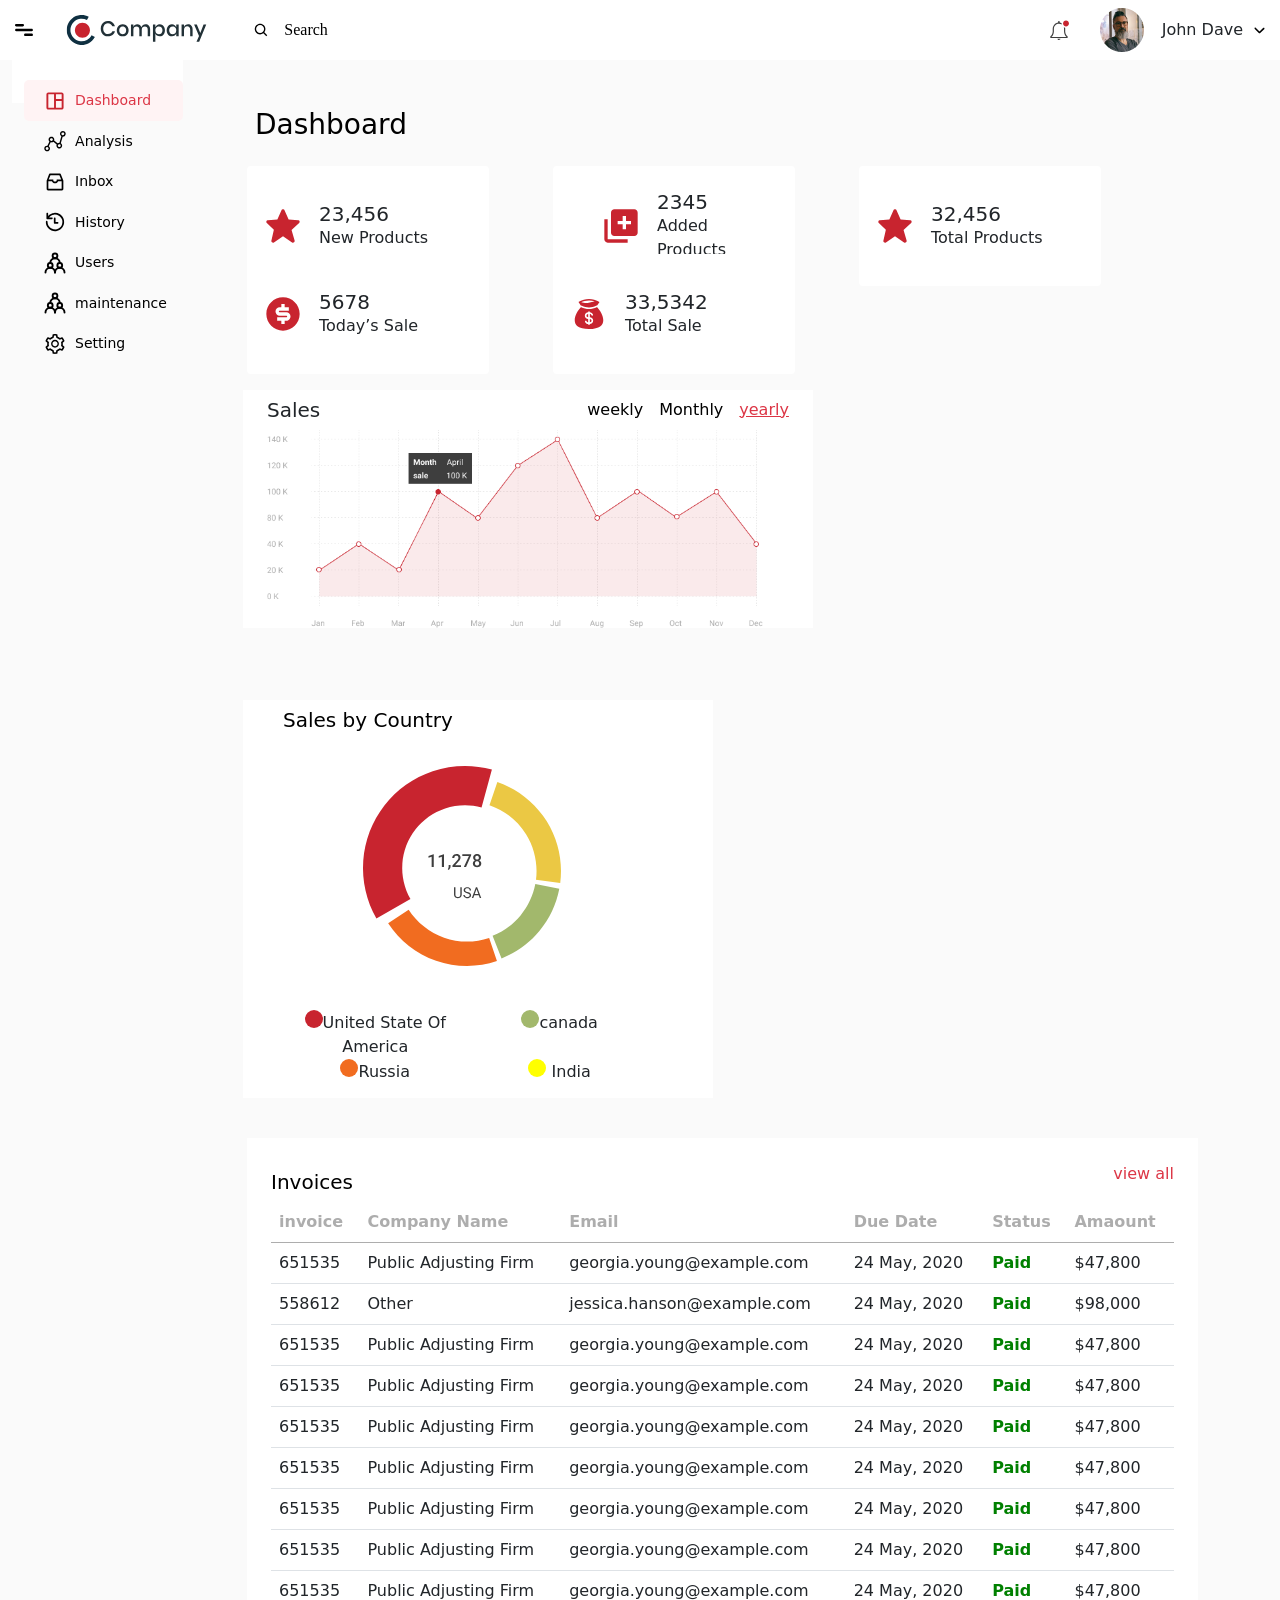
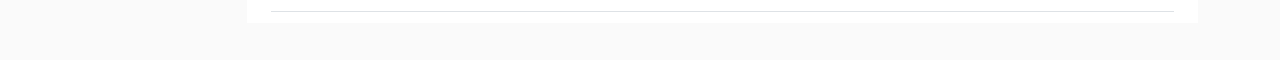
<file: Dashboard.html>
<!DOCTYPE html>
<html lang="en">
<head>
    <meta charset="UTF-8">
    <meta name="viewport" content="width=device-width, initial-scale=1.0">
    <title>Dashboard</title>

    <link rel="stylesheet" href="css/bootstrap.min.css">
    <link rel="stylesheet" href="css/Dashboard.css">
</head>
<body>

     <!-- navbar -->

     <nav class="navbar navbar-expand-lg navbar-light ">
        <div class="container-fluid">
    
            <div class="rightside sided-flex align-items-center">
                <img class="menu-icon" src="images/menu-bar.svg" alt="">
                <img class="logo" src="images/logo.svg" alt="">
                <img class="s-logo" src="images/search-icon.svg" alt="">
                <span class="search">Search</span>
            </div>
    
            <div class="leftside d-flex align-items-center">
                <button class="navbar-toggler border-0" type="button" data-bs-toggle="collapse" data-bs-target="#navbarTogglerDemo01" aria-controls="navbarTogglerDemo01" aria-expanded="false" aria-label="Toggle navigation">
                    <img src="images/profile.png" alt="">
                  </button>
                  <div class="collapse navbar-collapse" id="navbarTogglerDemo01">
                    <img class="notification-icon" src="images/notification-icon.svg" alt="">
                    <img class="profile" src="images/profile.png" alt="">
                    <span class="ms-2">John Dave</span>
                    <img class="ms-2 arrow" src="images/downward-arrow.svg" alt="">
                  </div>
                 </div>
            </div>
    </nav>
<!-- sidebar -->
<div class="d-flex main container-fluid">
    
    <!-- sidebar -->
    <div class="sidebar flex-shrink-0 container-fluid ">
        <ul class="nav nav-pills flex-column d-flex">
            <li class="nav-items1 ">
                <a class="sidebar-eliment2 nav-link gap-4 align-items-center  " href="Dashboard.html">
                    <img src="images/dashboard-active.svg" alt="" width="30" height="24">
                     <small class="text-danger">Dashboard</small>
                </a> 
            </li>
            <li class="nav-items">
                <a class="sidebar-eliment1 nav-link gap-4 align-items-center " href="innerpage.html">
                    <img class="icon" src="images/graph-default.svg" alt="" width="30" height="24"> <small class="text-dictionary">Analysis</small>
                </a>
                
            </li>
            <li class="nav-items">
                <a class="sidebar-eliment1 nav-link gap-4 align-items-center " href="#">
                    <img class="icon" src="images/inbox-default.svg" alt="" width="30" height="24"> <small class="text-dictionary">Inbox</small>
                </a>
                
                
            </li>
            <li class="nav-items">
                <a class="sidebar-eliment1 nav-link gap-4 align-items-center " href="#">
                    <img class="icon" src="images/clock-default.svg" alt="" width="30" height="24"> <small class="text-dictionary">History</small>
                </a>
               
                
            </li>
            <li class="nav-items">
                <a class="sidebar-eliment1 nav-link gap-4 align-items-center " href="#">
                    <img class="icon" src="images/user-default.svg" alt="" width="30" height="24"> <small class="text-dictionary">Users</small>
                </a>
              
            </li>
            <li class="nav-items">
                <a class="sidebar-eliment1 nav-link gap-4 align-items-center " href="#">
                    <img class="icon" src="images/user-default.svg" alt="" width="30" height="24"> <small class="text-dictionary">maintenance</small>
                </a>
               
                
            </li>
            <li class="nav-items">
                <a class="sidebar-eliment1 nav-link gap-4 align-items-center " href="#">
                    <img class="icon" src="images/setting-default.svg" alt="" width="30" height="24"> <small class="text-dictionary">Setting</small>
                
                </a>
                
            </li>
        </ul>
    </div>

        <!-- main content -->

        <!-- heading -->
        <div class="main row container-fluid ps-4">
            <div class="heading mt-5 px-5">
                <h3>Dashboard</h3>
            </div>
                        
                  <div class="container-fluid px-4">
                    <div class="row gap-2">
                        
                        <div class="col-6 col-sm-4 col-md-3 col-lg-2-4 box">
                            <div class="card d-flex flex-row align-items-center p-3 border-0 m-3">
                                    <img src="images/star.svg" class="me-3" alt="">
                                    <div>
                                        <h5 class="mb-0">23,456</h5>
                                        <p class="mb-0">New Products</p>
                                    </div>
                                </div>
                            </div>
            
                            <div class="col-6 col-sm-4 col-md-3 col-lg-2-4 box ">
                                <div class="card d-flex flex-row align-items-center p-3 border-0 m-3 px-5">
                                    <img src="images/new-product.svg" class="me-3" alt="">
                                    <div>
                                        <h5 class="mb-0">2345</h5>
                                        <p class="mb-0">Added Products</p>
                                    </div>
                                </div>
                            </div>
            
                            <div class="col-6 col-sm-4 col-md-3 col-lg-2-4 box ">
                                <div class="card d-flex flex-row align-items-center p-3 border-0 m-3">
                                    <img src="images/star.svg" class="me-3" alt="">
                                    <div>
                                        <h5 class="mb-0">32,456</h5>
                                        <p class="mb-0">Total Products</p>
                                    </div>
                                </div>
                            </div>
            
                            <div class="col-6 col-sm-4 col-md-3 col-lg-2-4 box ">
                                <div class="card d-flex flex-row align-items-center p-3 border-0 m-3">
                                    <img src="images/dollar-filled.svg" class="me-3" alt="">
                                    <div>
                                        <h5 class="mb-0">5678</h5>
                                        <p class="mb-0">Today’s Sale</p>
                                    </div>
                                </div>
                            </div>
            
                            <div class="col-6 col-sm-4 col-md-3 col-lg-2-4 box ">
                                <div class="card d-flex flex-row align-items-center p-3 border-0 m-3">
                                    <img src="images/money-bag.svg" class="me-3" alt="">
                                    <div>
                                        <h5 class="mb-0">33,5342</h5>
                                        <p class="mb-0">Total Sale</p>
                                    </div>
                                </div>
                            </div>
            
                        </div>
                  </div>        
                

                <div class="middle container-fluid">
                    <div class="row gap-5 m-4 mt-5">
                        <div class="col-md-7 mt-4 bg-white px-4" >
                            <div class="graph-content justify-content-between justify-content-end d-flex mt-2">
                                
                                <div class="sale">
                                    <h5>Sales</h5>
                                </div>
                                <div class="mty d-flex justify-content-between gap-3">
                                    <div class="text-dictionary">weekly</div>
                                    <div class="text-dictionary">Monthly</div>
                                    <div class="text-decoration-underline text-danger">yearly</div>
                                
                                </div>
                            
                                </div>
                                <div class="pie-chart">
                                <img src="images/data-graph.png" class="data-graph" alt="">
                                </div>
                       
                            
                        </div>
                        <div class="col-md-4 pi bg-white mt-4 px-4">
                            <div class="text-dictionary d-flex m-2 px-2"><h5>Sales by Country</h5>
                            </div>
                            <div class="graph2 text-center">
                                <img src="images/pie-chart.svg" class="pie" alt="">
                                <div class="row m-2 p-2 text-center">
                                    <div class="col-sm-6" ><span class="circle red"></span><h7>United State Of America</h7> </div>
                                    <div class="col-sm-6" ><span class="circle green"></span><h7>canada</h7> </div>
                                    <div class="col-sm-6"><span class="circle orange" ></span><h7>Russia</h7></div>
                                    <div class="col-sm-6"><span class="circle yellow" ></span><h7> India</h7></div>
                                </div>
                            </div>
                            
                        </div>
                    </div>
                </div>

                <!-- table -->
                 <div class="container-fluid px-4">
                    <div class="tables m-3 p-3 bg-white px-4">
                        <div class="graph-content justify-content-between justify-content-end d-flex mt-2">
                            <div class="text-dictionary mt-2"><h5>Invoices</h5></div>
                          <div class="mty d-flex justify-content-between gap-3 ">
                            <div class=" text-danger">view all</div>
                        
                         </div>
                        </div>
                        
                    
                        <table class="table">
                            <thead>
                              <tr>
                                <th scope="col">invoice</th>
                                <th scope="col">Company Name</th>
                                <th scope="col">Email</th>
                                <th scope="col">Due Date</th>
                                <th scope="col">Status</th>
                                <th scope="col">Amaount</th>
                            </tr>
                            </thead>
                            <tbody>
                              <tr>
                               
                                <td>651535</td>
                                <td>Public Adjusting Firm</td>
                                <td>georgia.young@example.com</td>
                                <td>24 May, 2020</td>
                                <td class="status paid">Paid</td>
                                <td>$47,800</td>
                              </tr>
                              <tr>
                                <td>558612</td>
                                <td>Other</td>
                                <td>jessica.hanson@example.com</td>
                                <td>24 May, 2020</td>
                                <td class="status paid">Paid</td>
                                <td>$98,000</td>
                              </tr>
                              <tr>
                                <td>651535</td>
                                <td>Public Adjusting Firm</td>
                                <td>georgia.young@example.com</td>
                                <td>24 May, 2020</td>
                                <td class="status paid">Paid</td>
                                <td>$47,800</td>
                              </tr>
                              <tr>
                                <td>651535</td>
                                <td>Public Adjusting Firm</td>
                                <td>georgia.young@example.com</td>
                                <td>24 May, 2020</td>
                                <td class="status paid">Paid</td>
                                <td>$47,800</td>
                              </tr>
                              <tr>
                                <td>651535</td>
                                <td>Public Adjusting Firm</td>
                                <td>georgia.young@example.com</td>
                                <td>24 May, 2020</td>
                                <td class="status paid">Paid</td>
                                <td>$47,800</td>
                              </tr>
                              <tr>
                                <td>651535</td>
                                <td>Public Adjusting Firm</td>
                                <td>georgia.young@example.com</td>
                                <td>24 May, 2020</td>
                                <td class="status paid">Paid</td>
                                <td>$47,800</td>
                              </tr>
                              <tr>
                                <td>651535</td>
                                <td>Public Adjusting Firm</td>
                                <td>georgia.young@example.com</td>
                                <td>24 May, 2020</td>
                                <td class="status paid">Paid</td>
                                <td>$47,800</td>
                              </tr>
                              <tr>
                                <td>651535</td>
                                <td>Public Adjusting Firm</td>
                                <td>georgia.young@example.com</td>
                                <td>24 May, 2020</td>
                                <td class="status paid">Paid</td>
                                <td>$47,800</td>
                              </tr>
                              <tr>
                                <td>651535</td>
                                <td>Public Adjusting Firm</td>
                                <td>georgia.young@example.com</td>
                                <td>24 May, 2020</td>
                                <td class="status paid">Paid</td>
                                <td>$47,800</td>
                              </tr>
                            </tbody>
                          </table>
                    </div>
                 </div>   
                
                </div>   
            </div>
        </div>
    </div>


</div>

</body>
</html>
</file>
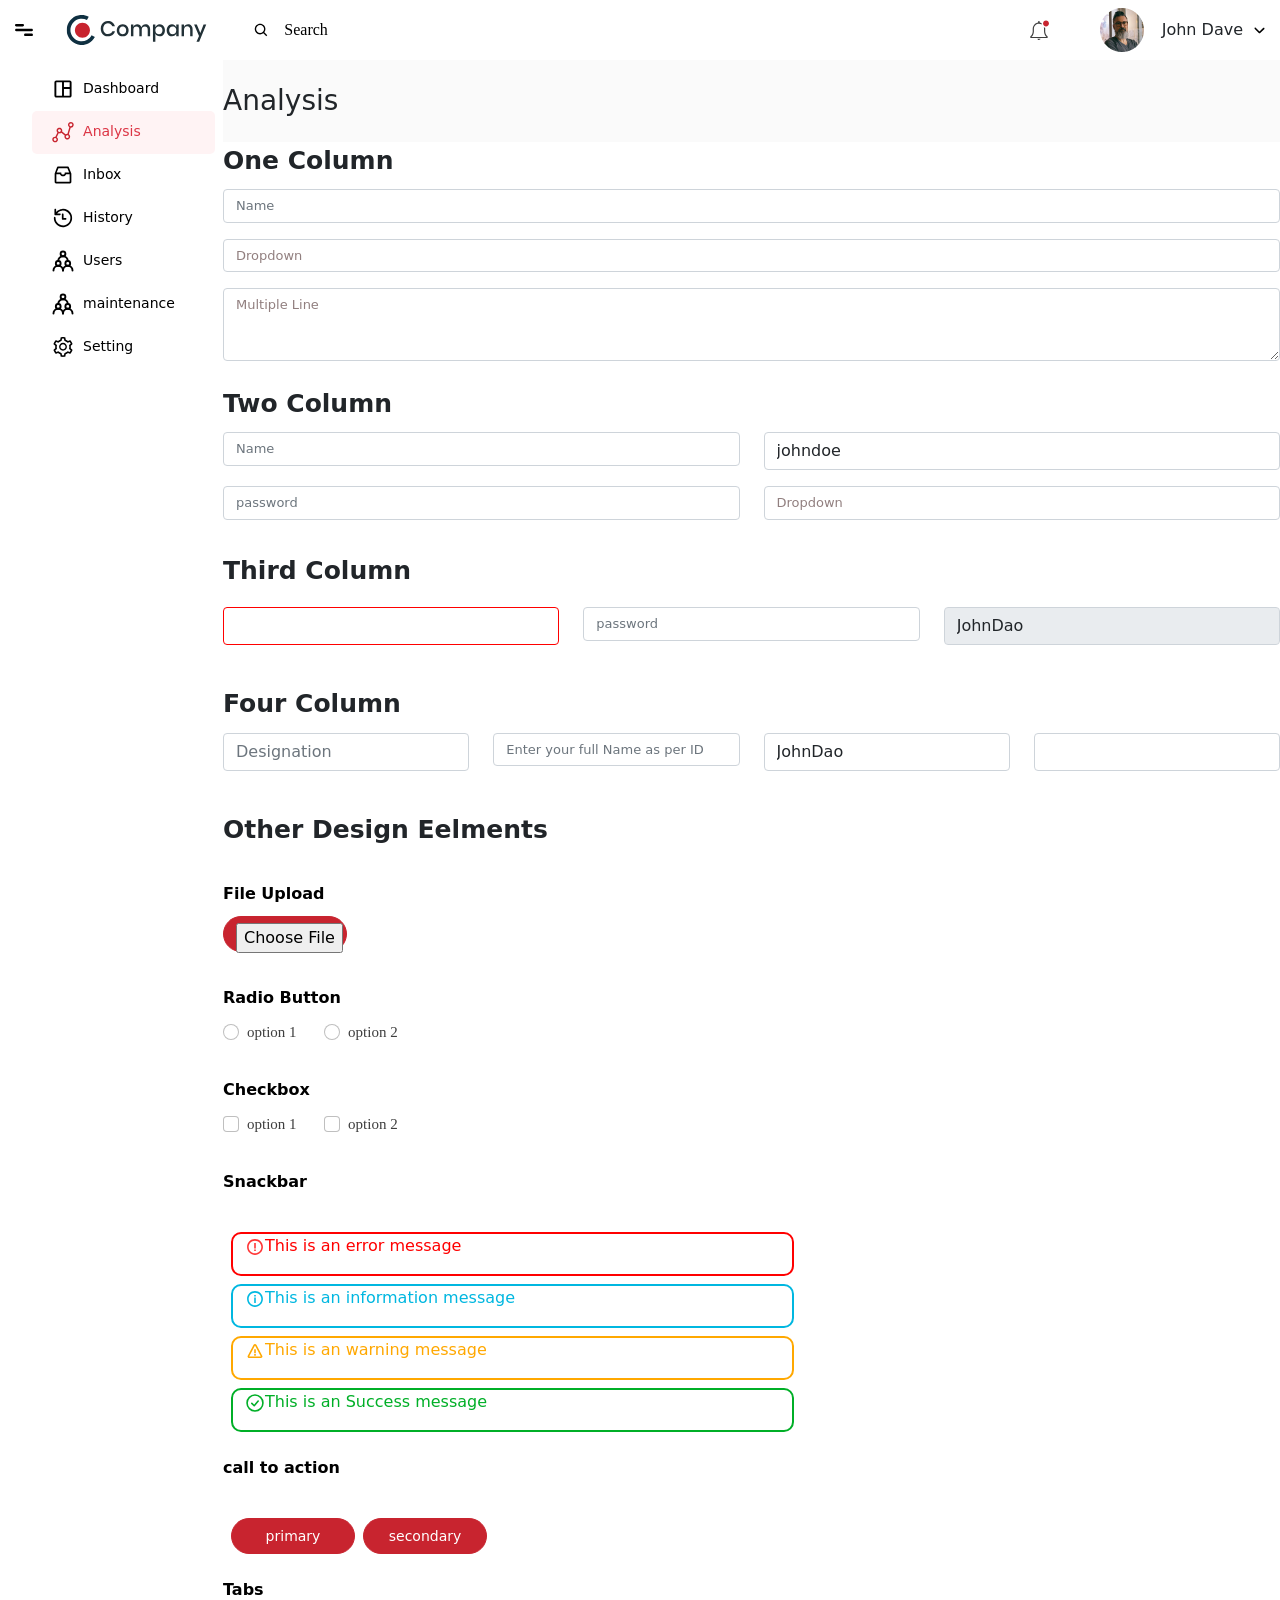
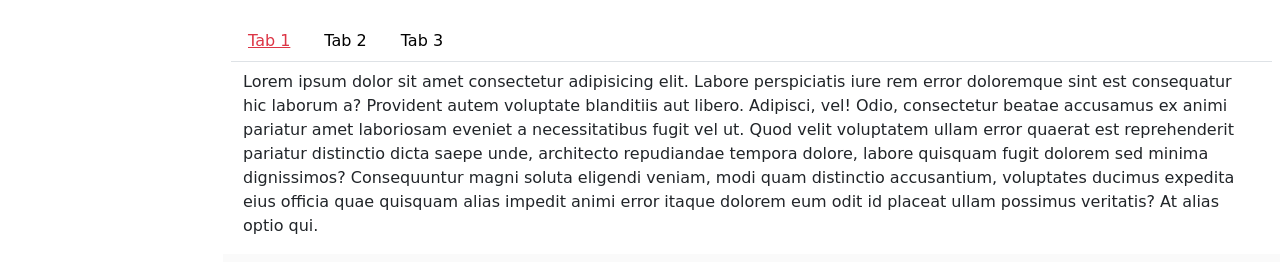
<file: innerpage.html>
<!DOCTYPE html>
<html lang="en">
<head>
    <meta charset="UTF-8">
    <meta name="viewport" content="width=device-width, initial-scale=1.0">
    <title>InnerPage</title>
    
    <link rel="stylesheet" href="css/bootstrap.min.css">
    <link rel="stylesheet" href="css/innerpage.css">
  
</head>
<body>
    <!-- navbar -->

<nav class="navbar navbar-expand-lg navbar-light ">
    <div class="container-fluid">

        <div class="rightside sided-flex align-items-center">
            <img class="menu-icon" src="images/menu-bar.svg" alt="">
            <img class="logo" src="images/logo.svg" alt="">
            <img class="s-logo" src="images/search-icon.svg" alt="">
            <span class="search">Search</span>
        </div>

        <div class="leftside d-flex align-items-center">
            <button class="navbar-toggler" type="button" data-bs-toggle="collapse" data-bs-target="#navbarTogglerDemo01" aria-controls="navbarTogglerDemo01" aria-expanded="false" aria-label="Toggle navigation">
                <img src="images/profile.png" alt="">
              </button>
              <div class="collapse navbar-collapse" id="navbarTogglerDemo01">
                <img class="notification-icon" src="images/notification-icon.svg" alt="">
                <img class="profile" src="images/profile.png" alt="">
                <span class="ms-2">John Dave</span>
                <img class="ms-2 arrow" src="images/downward-arrow.svg" alt="">
              </div>
             </div>
        </div>
</nav>


<div class="d-flex main ps-4">
    
        <!-- sidebar -->
        <div class="sidebar flex-shrink-0 m-2 ">
            <ul class="nav nav-pills flex-column d-flex">
                <li class="nav-items ">
                    <a class="sidebar-eliment2 nav-link gap-4 align-items-center  " href="Dashboard.html">
                        <img src="images/dashboard-default.svg" alt="" width="30" height="24">
                         <small class="text-dictionary">Dashboard</small>
                    </a> 
                </li>
                <li class="nav-items1">
                    <a class="sidebar-eliment1 nav-link gap-4 align-items-center " href="#">
                        <img class="icon" src="images/graph-active.svg" alt="" width="30" height="24"> <small class="text-danger">Analysis</small>
                    </a>
                    
                </li>
                <li class="nav-items">
                    <a class="sidebar-eliment1 nav-link gap-4 align-items-center " href="#">
                        <img class="icon" src="images/inbox-default.svg" alt="" width="30" height="24"> <small class="text-dictionary">Inbox</small>
                    </a>
                    
                    
                </li>
                <li class="nav-items">
                    <a class="sidebar-eliment1 nav-link gap-4 align-items-center " href="#">
                        <img class="icon" src="images/clock-default.svg" alt="" width="30" height="24"> <small class="text-dictionary">History</small>
                    </a>
                   
                    
                </li>
                <li class="nav-items">
                    <a class="sidebar-eliment1 nav-link gap-4 align-items-center " href="#">
                        <img class="icon" src="images/user-default.svg" alt="" width="30" height="24"> <small class="text-dictionary">Users</small>
                    </a>
                  
                </li>
                <li class="nav-items">
                    <a class="sidebar-eliment1 nav-link gap-4 align-items-center " href="#">
                        <img class="icon" src="images/user-default.svg" alt="" width="30" height="24"> <small class="text-dictionary">maintenance</small>
                    </a>
                   
                    
                </li>
                <li class="nav-items">
                    <a class="sidebar-eliment1 nav-link gap-4 align-items-center " href="#">
                        <img class="icon" src="images/setting-default.svg" alt="" width="30" height="24"> <small class="text-dictionary">Setting</small>
                    
                    </a>
                    
                </li>
            </ul>
        </div>

        <div class="col1">
            <div class="heading mt-4">
                <h3>Analysis</h3>
            </div>
            
            <!-- One Column -->

            <div class="form mt-4 bg-white">
                <form>
                    <div class="form-group">
                      <label for="Name ">One Column</label>
                      <input type="email" class="form-control" id="Name" placeholder="Name">
                    </div>
                    <div class="form-group mt-3">
                        <select id="Dropdown" class="form-control">
                          <option selected>Dropdown
                          </option>
                          <option>...</option>
                        </select>
                    </div>

            <!-- Two Column -->
                    <div class="form-group mt-3">
                      <textarea class="form-control" id="MultipleLine" rows="3">Multiple Line</textarea>
                    </div>

                    <div class="form-group mt-4">
                        <label for="Two-Column">Two Column</label>
                    </div>
                    <div class="form row">
                        <div class="col-md-6 mb-3 ">
                            <input type="text" class="form-control" id="Name" placeholder="Name" >
                        </div>
                        <div class="col-md-6 mb-3 ">
                            <input type="text" class="form-control" id="username" placeholder="username" Value="johndoe" >
                        </div>
                    </div>

                    <div class="form row">
                        <div class="col-md-6 mb-3 ">
                            <input type="password" class="form-control" id="password" placeholder="password">
                        </div>
                        <div class="col-md-6 mb-3 ">
                            <select id="Dropdown" class="form-control">
                                <option  selected>Dropdown</option>
                                <option >...</option>
                            </select>
                        </div>
                    </div>

                    <!-- Third Column -->

                    <div class="form row">
                        <div class="form-group mb-2 mt-3">
                            <label for="Third-column ">Third Column</label>
                        </div>
                        <div class="col-sm-4 mb-3">
                            <input type="text" class="form-control" id="focus">
                        </div>
                        <div class="col-sm-4 mb-3 ">
                            <input type="password" class="form-control" id="password" placeholder="password">
                        </div>
                        <div class="col-sm-4 mb-3">
                            <input type="text" class="form-control" id="disable" Value="JohnDao " disabled>
                        </div>
                    </div>

                    <!-- Four Column -->

                    <div class="form-group mt-4">
                        <label for="Two-Column">Four Column</label>
                    </div>
                    
                    <div class="form row">
                        <div class="col-sm-3 mb-3">
                            <input type="text" class="form-control" id="Designation " placeholder="Designation">
                        </div>
                        <div class="col-sm-3 mb-3"><input type="text" class="form-control" id="Name" placeholder="Enter your full Name as per ID "></div>
                            
                        <div class="col-sm-3 mb-3"> <input type="text" class="form-control" id="Username" placeholder="Username" Value="JohnDao"></div>
                        <div class="col-sm-3 mb-3">
                            <select class="form-control" >
                                <option></option>
                            </select>
                        </div>
                    </div>

                    <div class="form-group mt-4">
                        <label for="other" class="other" id="other">Other Design Eelments</label>
                       
                    </div>
                    <!-- <div class="form">
                        <label for="file">Files Upload</label>
                         <div class="form row">
                            <button class="filebtn">
                                <label for="fbtn" class="btn ">
                                    <input type="file" class="upload" id="file" >
                                </label>
                               
                            </button>
                            
                        </div>
                        
                     </div> -->
                     <div class="form-group mt-4">
                        <label for="files" class="files" id="files">File Upload</label>
                        <div class="form ">
                            <label for="fbtn" class="btn btn-primary">
                                <input type="file" class="upload" id="file">
                            </label>
                         </div>
                    </div>

                    <div class="form-group mt-4  ">
                        <label for="radiobutton" class="radio" id="radio">Radio Button</label>
                        <div class="form ">
                            <div class="form-check form-check-inline">
                                <input class="form-check-input" type="radio" name="inlineRadioOptions" id="" value="option1">
                                <label class="form-check-label" for="inlineRadio1">option 1</label>
                               </div>
                              <div class="form-check form-check-inline">
                                <input class="form-check-input" type="radio" name="inlineRadioOptions" id="inlineRadio2" value="option2">
                                <label class="form-check-label" for="inlineRadio2">option 2</label>
                              </div>
                        </div>
                       
                    </div>

                    <div class="form-group mt-4  ">
                        <label for="Checkbox" class="check" id="check">Checkbox</label>
                        <div class="form ">
                            <div class="form-check form-check-inline">
                                <input class="form-check-input" type="checkbox" id="inlineCheckbox1" value="option1">
                                <label class="form-check-label" for="inlineCheckbox1">option 1</label>
                            </div>
                              <div class="form-check form-check-inline">
                                <input class="form-check-input" type="checkbox" id="inlineCheckbox2" value="option2">
                                <label class="form-check-label" for="inlineCheckbox2">option 2</label>
                              </div>
                        </div>
                       
                    </div>

                    <div class="form-group mt-4">
                        <label for="snackbar" class="snack" id="snack">Snackbar</label>

                    </div>
                        <div class="form row gap-2 m-2 ">
                            <div class="col-sm-6 snack1 snack">
                
                               <img class="eimage" src="images/error-icon.svg" ><span id="error">This is an error message</span>
                            </div>
                            <div class="col-sm-6 snack2 gap-2 snack">
                                <img class="eimage" src="images/info-icon.svg" ><span id="information">This is an information message</span>
                                
                            </div>
                        </div>

                        <div class="form row gap-2 m-2">
                            <div class="col-sm-6 snack3 snack">
                                <img class="eimage" src="images/warning-icon.svg" ><span id="warning">This is an warning message</span>
                                
                            </div>
                            <div class="col-sm-6 snack4 gap-2 snack">
                                <img class="eimage" src="images/success-icon.svg" ><span id="success">This is an Success message</span>
                               
                            </div>
                        </div>

                        <div class="form-group mt-4">
                            <label for="snackbar" class="snack" id="snack">call to action</label>
                            
                        </div>
                        <div class="form row m-2 gap-2">
                            <button type="button" class="btn btn-primary btn-sm">primary</button>
                            <button type="button" class="btn btn-secondary btn-sm">secondary</button>

                        </div>

                        <div class="form-group mt-4">
                            <label for="Tabs" class="Tabs" id="Tabs">Tabs</label>
                            
                        </div>

                        <div class="form row m-2" >
                            <ul class="nav nav-tabs">
                                <li class="nav-item">
                                  <a class="nav-link" aria-current="page" href="#"><span class="text-decoration-underline text-danger">Tab 1</span></a>
                                </li>
                                <li class="nav-item">
                                  <a class="nav-link" href="#"><span class="text-dictionary"> Tab 2 </span></a>
                                </li>
                                <li class="nav-item">
                                  <a class="nav-link" href="#"> <span class="text-dictionary">Tab 3</span> </a>
                                </li>
                               
                              </ul>
                        </div>

                        <div class="form row m-2">
                            <p>Lorem ipsum dolor sit amet consectetur adipisicing elit. Labore perspiciatis iure rem error doloremque sint est consequatur hic laborum a? Provident autem voluptate blanditiis aut libero. Adipisci, vel! Odio, consectetur beatae accusamus ex animi pariatur amet laboriosam eveniet a necessitatibus fugit vel ut. Quod velit voluptatem ullam error quaerat est reprehenderit pariatur distinctio dicta saepe unde, architecto repudiandae tempora dolore, labore quisquam fugit dolorem sed minima dignissimos? Consequuntur magni soluta eligendi veniam, modi quam distinctio accusantium, voluptates ducimus expedita eius officia quae quisquam alias impedit animi error itaque dolorem eum odit id placeat ullam possimus veritatis? At alias optio qui.</p>
                        </div>
                    
                 </form>
            </div>

        </div>
    
    
</div>

</body>
</html>
</file>
<file: css/Dashboard.css>
.menu-icon {
    margin-right: 10px;
}

.navbar {
    background-color: #FFFFFF;
}
.logo {
    width: 142px;
    height: 30px;
    margin-left: 15px;
}

.s-logo {
    width: 16px;
    height: 16px;
    margin-left: 40px;
}

.search {
    margin-left: 10px;
    font: normal 16px Roboto;
    color: #000;
}

.notification-icon {
    width: 22px;
    height: 21px;
    margin-right: 30px;
}

.profile {
    width: 44px;
    height: 44px;
    margin-right: 10px;
}

.sidebar {
    background-color: #FFFFFF;
    
    padding-top: 20px;
    width: 183px;
    height: 43px;
}

.nav-items1{
    background-color:  #FFF3F4;
    border-radius: 5px;
    opacity: 1;
    
}

.text-dictionary{
    color: #000;
}
.heading 
{
    /* width: 146px; */
    /* height: 30px; */
   
    /* text-align: left; */
    font: normal normal medium 30px/39px Roboto;
    letter-spacing: 0px;
    color: #000000;
    opacity: 1;
}

.graph2 {
    height: 90%;
    width: 95%;
}
.main
{
    background: #FAFAFA 0% 0% no-repeat ;
    width: 100%;
}

.box
{
    width: 298px;
    height: 80px;
}

.card
{

    min-height: 120px;
}


.firstcol
{
    background-color: #FFFFFF;
    width: 802px;
    height: 400px;
}
.secondcol{
    width: 385px;
    height: 398px;
}

.tables
{
    width: 1440px;
    height: 558px;
}

.pi
{
    min-width: 470px;
    height: 398px;
}

.circle{
    height: 18px;
    width: 18px;
    display: inline-block;
    border-radius: 50%;

}
.red{
    background-color:  #C8242F;
}
.green
{
    background-color: #A2B86C;
}

.orange{
    background-color: #F16C20;
}
.yellow
{
    background-color: yellow;
}
h7{
    text-align: left;

}
th
{
    color:#ADADAD
}

.status{
    color: green;
    font-weight: 600;
    border-radius: 5px;
    padding: 5px;
}
.paid{
    background-color: #3CDD5F;
}
.failed{
    background-color:#FF4545 ;
}

.data-graph{
    height: 90%;
    width: 95%;
}

@media only  screen and (min-width:1440px){
    /* .card{
        width:18%;
    } */
}

/* .pie{
     height: 90%;
     width: 95%;
} */

.tables{
    height: 90%;
    width: 95%;
}
.pi{
    
    width: 37%;
}

@media screen and (min-width:"992px"){
    .col-lg-2-4{
        flex:0 0 20%;
        max-width: 20%;
    }
}

@media  screen and(min-width:"1559px"){
    .pi{
        width: 20%;
    }

}

@media(min-width:"1519px"){
    
        .card{
            width:10%;
            margin-top: auto;
        }
        
    }
</file>
<file: css/innerpage.css>
/* navbar */
.menu-icon {
    margin-right: 10px;
}

.navbar {
    background-color: #FFFFFF;
}
.logo {
    width: 142px;
    height: 30px;
    margin-left: 15px;
}

.s-logo {
    width: 16px;
    height: 16px;
    margin-left: 40px;
}

.search {
    margin-left: 10px;
    font: normal 16px Roboto;
    color: #000;
}

.notification-icon {
    width: 22px;
    height: 21px;
    margin-right: 50px;
}

.profile {
    width: 44px;
    height: 44px;
    margin-right: 10px;
}


/* sidebar */
.text-dictionary
{
    color: black;
    
}

.col1{
    background-color:#FAFAFA ;
}

.nav-items{
    width: 183px;
    height: 43px;
}

.nav-items1{
    background-color:  #FFF3F4;
    border-radius: 5px;
    opacity: 1;
    width: 183px;
height: 43px;
}

@media only screen and (min-width:900px) {
        
    .sidebar{
       
        left:-200;
        right:300;
    }
    
}

/* form */

label{
    font-weight: 600;
    margin-bottom: 10px;
    font-size: 25px;
}
#Name{
    font-size: small;
}
#Dropdown{
    color: #917f7f;
    font-size: small;
}
#MultipleLine{
    color: #917f7f;
    font-size: small;
}

#password{
    font-size: small;
}

#focus{
    border-color: red;
}
.btn
{
    width: 124px;
    height: 36px;
    background-color: #C8242F;
    border: 1px solid #C8242F;
    border-radius: 18px;
    opacity: 1;
}

#files{
    font-size:medium;
    text-align: left;
    font: normal normal medium 18px/24px Roboto;
    letter-spacing: 0px;
    color: black;
    opacity: 1;
}

#radio{
    font-size:medium;
    text-align: left;
    font: normal normal medium 18px/24px Roboto;
    letter-spacing: 0px;
    color: black;
    opacity: 1;
}

.form-check-label{
    font: normal normal normal 15px/20px Roboto;
    letter-spacing: 0px;
    color: #3E3E3E;
    width: 56px;
    height: 20px;
}

input[type="radio"]{
    accent-color: red;
}
#inlineRadio1{

    /* background: #C8242F 0% 0% no-repeat padding-box; */
}

#check{
    font-size:medium;
    text-align: left;
    font: normal normal medium 18px/24px Roboto;
    letter-spacing: 0px;
    color: black;
    opacity: 1;
}

#snack{
    font-size:medium;
    text-align: left;
    font: normal normal medium 18px/24px Roboto;
    letter-spacing: 0px;
    color: black;
    opacity: 1;
}
.snack{
    width: 563px;
height: 44px;
}

::placeholder {
    color: red;
    opacity: 1; 
  }

#error{
   
    color: red;border-color: red;
}
#information{
    
    color: hsl(191, 100%, 44%);

}
#warning{
    
    color:  #FFA800;
}
#success{
   
    color:#00AF27 ;
}
.snack1{
    border :2px solid red;
    border-radius: 10px;
}
.snack2
{ 
    border :2px solid hsl(191, 100%, 44%);
    border-radius: 10px;

}
.snack3{
    border :2px solid  #FFA800;
    border-radius: 10px;

}
.snack4{
    border :2px solid #00AF27  ;
    border-radius: 10px;
}
#Tabs{
    font-size:medium;
    text-align: left;
    font: normal normal medium 18px/24px Roboto;
    letter-spacing: 0px;
    color: black;
    opacity: 1;
}
.eimage{
    height:20px;
    width: 20px;
}
</file>
